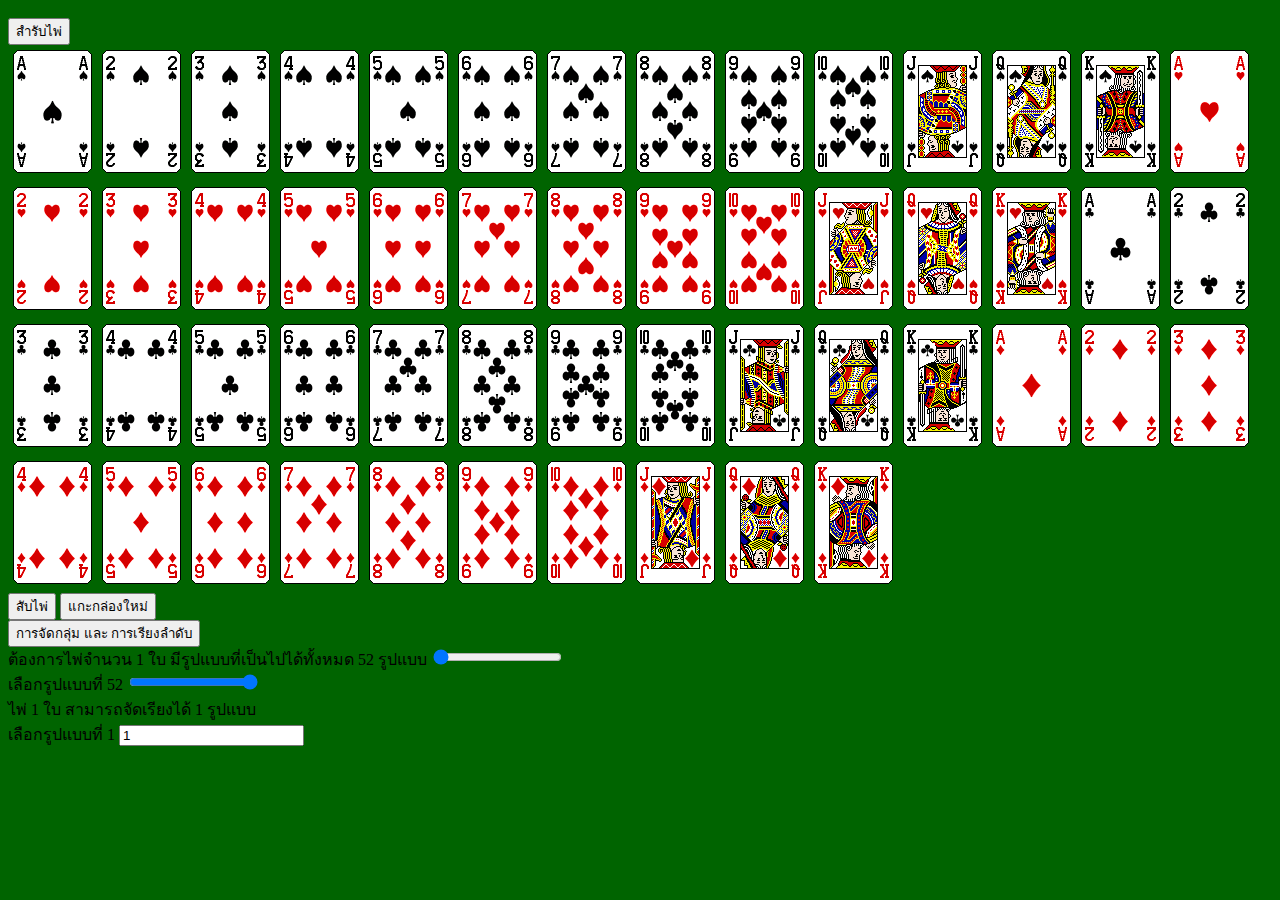
<file: card_math/index.html>
<!DOCTYPE html>
<html lang="en">
  <head>
    <meta charset="UTF-8" />
    <meta http-equiv="X-UA-Compatible" content="IE=edge" />
    <meta name="viewport" content="width=device-width, initial-scale=1.0" />
    <title>Cards & Mathematics</title>
    <link
      href="https://cdn.jsdelivr.net/npm/bootstrap@5.2.2/dist/css/bootstrap.min.css"
      rel="stylesheet"
      integrity="sha384-Zenh87qX5JnK2Jl0vWa8Ck2rdkQ2Bzep5IDxbcnCeuOxjzrPF/et3URy9Bv1WTRi"
      crossorigin="anonymous"
    />
    <link rel="stylesheet" href="./css/style.css" />
  </head>
  <body>
    <div class="container">
      <div class="accordion" id="main">
        <div class="accordion-item bg-transparent border border-0">
          <div class="accordion-header">
            <button
              class="accordion-button fs-5 fw-bold"
              data-bs-toggle="collapse"
              data-bs-target="#collapseDeck"
            >
              สำรับไพ่
            </button>
          </div>
          <div
            class="accordion-collapse collapse show"
            id="collapseDeck"
            data-bs-parent="#main"
          >
            <div class="accordion-body">
              <div id="deck-area"></div>
              <div class="text-center">
                <button class="btn btn-danger" onclick="doShuffle()">
                  สับไพ่
                </button>
                <button class="btn btn-warning" onclick="doReset()">
                  แกะกล่องใหม่
                </button>
              </div>
            </div>
          </div>
        </div>
        <div class="accordion-item bg-transparent">
          <div class="accordion-header">
            <button
              class="accordion-button fs-5 fw-bold"
              data-bs-toggle="collapse"
              data-bs-target="#collapseComb"
            >
              การจัดกลุ่ม และ การเรียงลำดับ
            </button>
          </div>
          <div
            class="accordion-collapse collapse"
            id="collapseComb"
            data-bs-parent="#main"
          >
            <div class="accordion-body">
              <div class="row text-light">
                <div class="col-6 p-3">
                  <label for="comb_size" class="form-label">
                    ต้องการไพ่จำนวน <span id="comb_size_label"></span> ใบ
                    มีรูปแบบที่เป็นไปได้ทั้งหมด
                    <span id="amount_comb"></span> รูปแบบ
                  </label>
                  <input
                    type="range"
                    id="comb_size"
                    class="form-range"
                    min="1"
                    max="52"
                    value="1"
                    onchange="calCombination()"
                  />
                </div>
                <div class="col-6 p-3">
                  <label for="comb_id" class="form-label">
                    เลือกรูปแบบที่ <span id="comb_id_label"></span>
                  </label>
                  <input
                    type="range"
                    id="comb_id"
                    class="form-range"
                    min="1"
                    max="1"
                    value="1"
                    onchange="selCombination()"
                  />
                </div>
              </div>
              <div class="row card mt-3 bg-transparent border border-warning">
                <div class="card-header bg-warning">
                  <div class="row card-title fw-bold">
                    <div class="col-6 p-3">
                      <label class="form-label">
                        ไพ่ <span id="perm_size_label"></span> ใบ
                        สามารถจัดเรียงได้
                        <span id="amount_perm" class="text-break"></span>
                        รูปแบบ
                      </label>
                    </div>
                    <div class="col-6 p-3">
                      <label for="perm_id" class="form-label">
                        เลือกรูปแบบที่
                        <span id="perm_id_label" class="text-break"></span>
                      </label>
                      <input
                        type="text"
                        id="perm_id"
                        class="form-control"
                        onchange="selPermutation()"
                      />
                    </div>
                  </div>
                </div>
                <div class="card-body" id="permutation_area"></div>
              </div>
            </div>
          </div>
        </div>
      </div>
    </div>
    <script
      src="https://cdn.jsdelivr.net/npm/bootstrap@5.2.2/dist/js/bootstrap.bundle.min.js"
      integrity="sha384-OERcA2EqjJCMA+/3y+gxIOqMEjwtxJY7qPCqsdltbNJuaOe923+mo//f6V8Qbsw3"
      crossorigin="anonymous"
    ></script>
    <script src="./js/app.js"></script>
  </body>
</html>
</file>
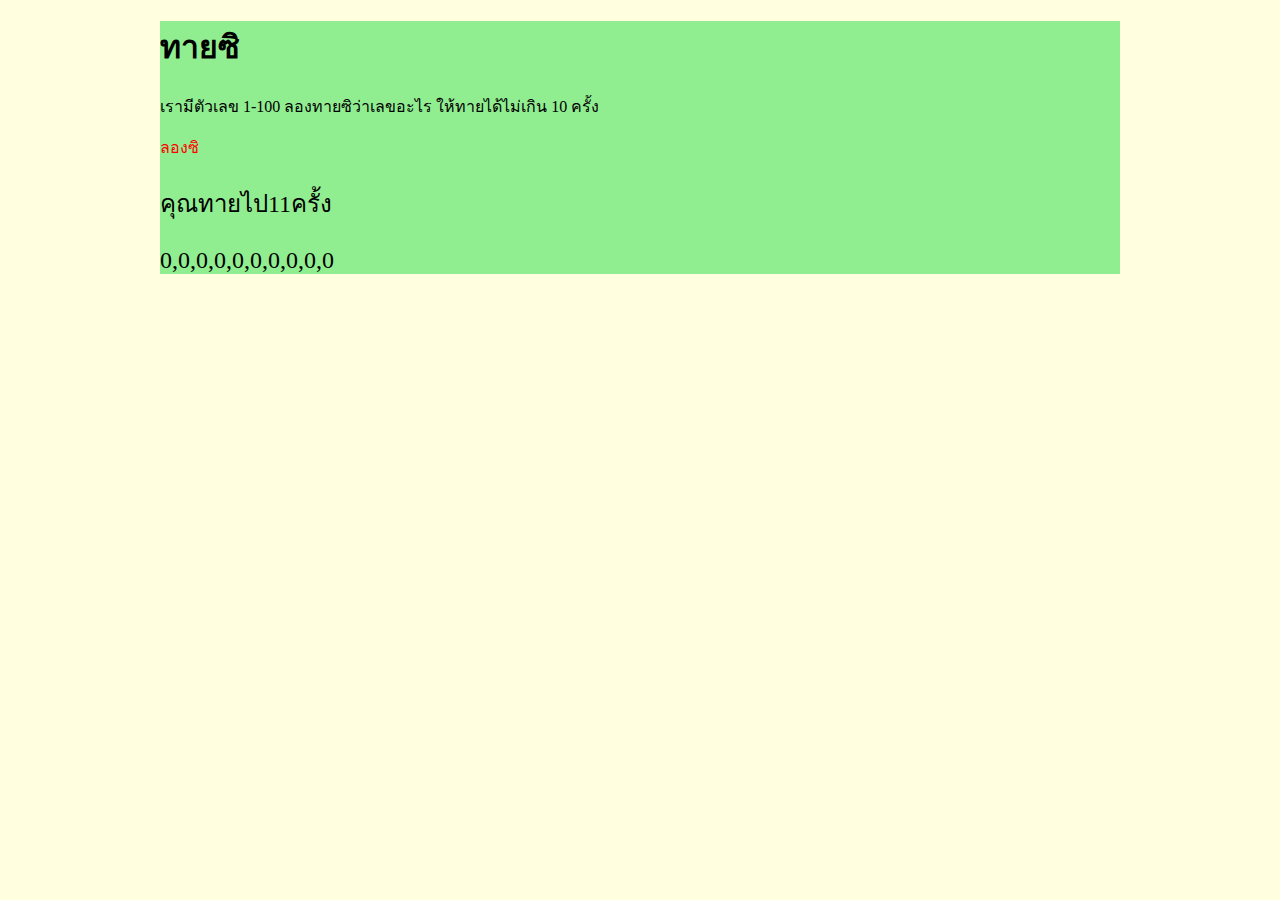
<file: lab2/index.html>
<!DOCTYPE html>
<html lang="en">
<head>
    <meta charset="UTF-8">
    <meta http-equiv="X-UA-Compatible" content="IE=edge">
    <meta name="viewport" content="width=device-width, initial-scale=1.0">
    <title>Guess Number</title>
    <style>
        body {
            background-color:lightyellow;
        }
        div {
            background-color: lightgreen;
            width: 960px;
            height: 100%;
            margin-left: auto;
            margin-right: auto;
        }
        #result {
            color: red;
        }
        .try {
            font-size: 1.5em;
        }
    </style>
</head>
<body>
    <div>
        <h1>ทายซิ</h1>
        <p>เรามีตัวเลข 1-100 ลองทายซิว่าเลขอะไร ให้ทายได้ไม่เกิน 10 ครั้ง</p>
        <p id="result">ลองซิ</p>
        <p class="try">คุณทายไป 0 ครั้ง</p>
        <p class="try">[]</p>
    </div>
    <script>
        let number;
        let guesses;
        let tries;
        let answer;

        number = Math.floor(Math.random()*100)+1;
        guesses = [];
        for(tries = 1; tries <= 10; tries++) {
            answer = +prompt('ทายมาเลย');
            guesses.push(answer);
            if(answer > number) {
                alert('มากไป');
            }
            else if(answer < number) {
                alert('น้อยไป');
            }
            else {
                alert('ถูกต้องแล้วคร๊าบ');
                break;
            }
        }
        document.querySelectorAll('.try')[0].innerHTML = 'คุณทายไป' + tries + 'ครั้ง';
        document.querySelectorAll('.try')[1].innerHTML = guesses;
    </script>
</body>
</html>
</file>
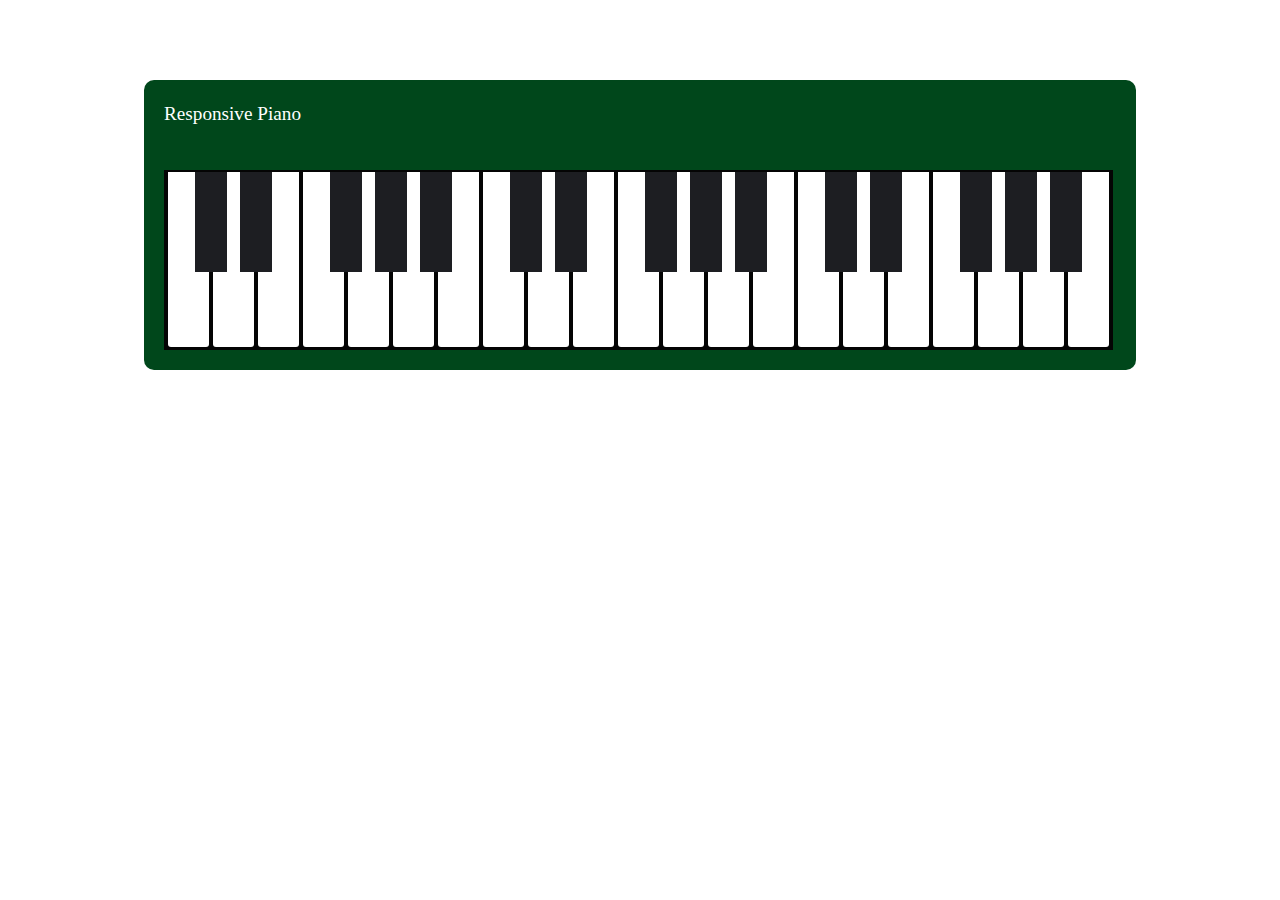
<file: lab3-responsive/index.html>
<!DOCTYPE html>
<html lang="en">
<head>
  <meta charset="UTF-8">
  <meta http-equiv="X-UA-Compatible" content="IE=edge">
  <meta name="viewport" content="width=device-width, initial-scale=1.0">
  <title>Responsive Piano</title>
  <link rel="stylesheet" href="./css/styles.css">
</head>
<body>
  <div id="piano">
    <div class="logo">Responsive Piano</div>
    <div class="keys">
      <!-- Small size -->
      <div class="key"></div>
      <div class="key black-key"></div>
      <div class="key black-key"></div>
      <div class="key"></div>
      <div class="key black-key"></div>
      <div class="key black-key"></div>
      <div class="key black-key"></div>
      <!-- Medium size -->
      <div class="key"></div>
      <div class="key black-key"></div>
      <div class="key black-key"></div>
      <div class="key"></div>
      <div class="key black-key"></div>
      <div class="key black-key"></div>
      <div class="key black-key"></div>
      <!-- Large size -->
      <div class="key"></div>
      <div class="key black-key"></div>
      <div class="key black-key"></div>
      <div class="key"></div>
      <div class="key black-key"></div>
      <div class="key black-key"></div>
      <div class="key black-key"></div>
    </div>
  </div>
</body>
</html>
</file>
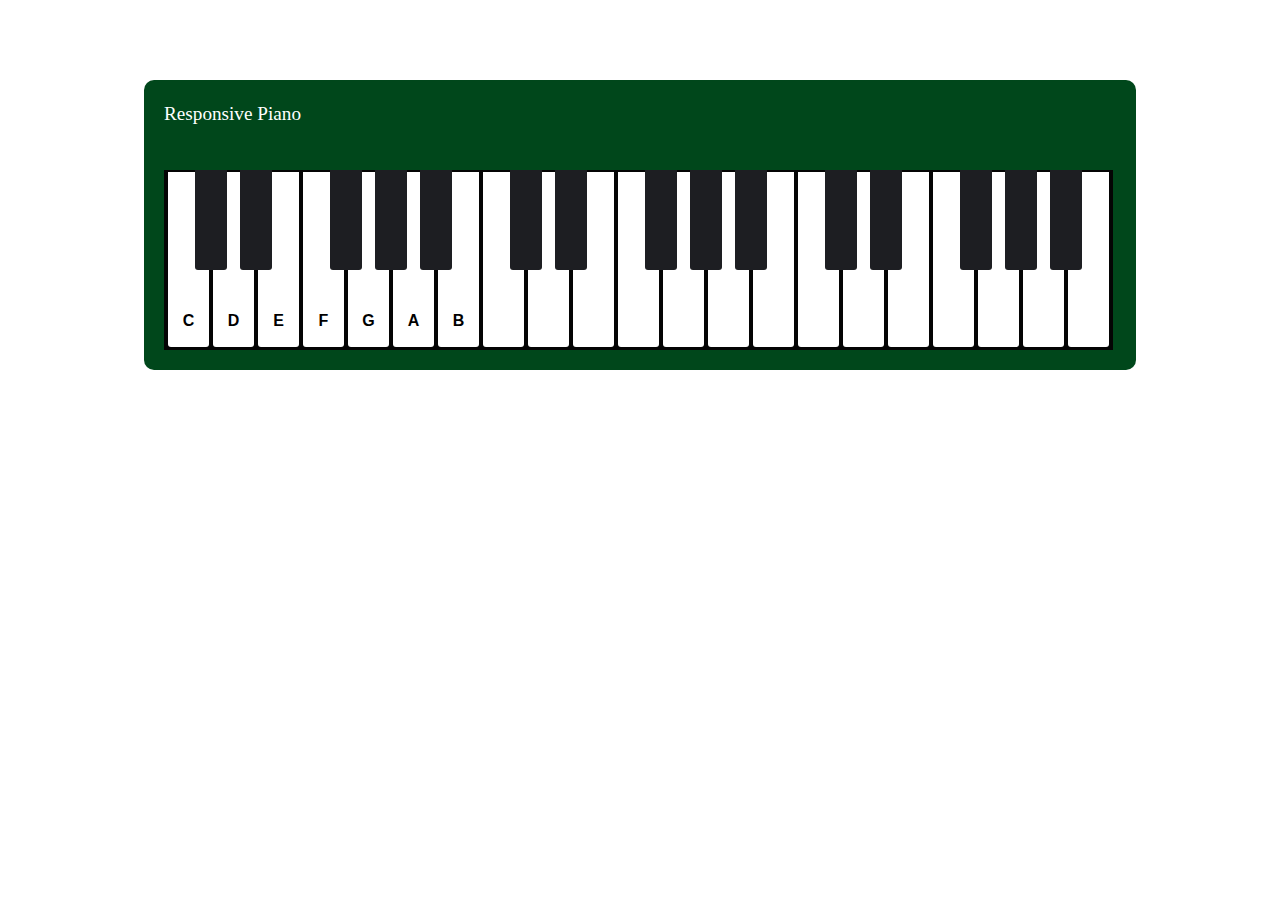
<file: lab4-event/index.html>
<!DOCTYPE html>
<html lang="en">
<head>
  <meta charset="UTF-8">
  <meta http-equiv="X-UA-Compatible" content="IE=edge">
  <meta name="viewport" content="width=device-width, initial-scale=1.0">
  <title>Responsive Piano</title>
  <link rel="stylesheet" href="./css/styles.css">
  <script src="./js/audiosynth.js"></script>
</head>
<body>
  <div id="piano">
    <div class="logo">Responsive Piano</div>
    <div class="keys">
      <!-- Small size -->
      <div class="octave" data-octave="3">
        <div class="key white" data-note="C" data-kb="a">C</div>
        <div class="key black" data-note="C#" data-kb="w"></div>
        <div class="key white" data-note="D" data-kb="s">D</div>
        <div class="key black" data-note="D#" data-kb="e"></div>
        <div class="key white" data-note="E" data-kb="d">E</div>
        <div class="key white" data-note="F" data-kb="f">F</div>
        <div class="key black" data-note="F#" data-kb="t"></div>
        <div class="key white" data-note="G" data-kb="g">G</div>
        <div class="key black" data-note="G#" data-kb="y"></div>
        <div class="key white" data-note="A" data-kb="h">A</div>
        <div class="key black" data-note="A#" data-kb="u"></div>
        <div class="key white" data-note="B" data-kb="j">B</div>
      </div>
      <!-- Medium size -->
      <div class="octave" data-octave="4">
        <div class="key white" data-note="C"></div>
        <div class="key black" data-note="C#"></div>
        <div class="key white" data-note="D"></div>
        <div class="key black" data-note="D#"></div>
        <div class="key white" data-note="E"></div>
        <div class="key white" data-note="F"></div>
        <div class="key black" data-note="F#"></div>
        <div class="key white" data-note="G"></div>
        <div class="key black" data-note="G#"></div>
        <div class="key white" data-note="A"></div>
        <div class="key black" data-note="A#"></div>
        <div class="key white" data-note="B"></div>
      </div>
      <!-- Large size -->
      <div class="octave" data-octave="5">
        <div class="key white" data-note="C"></div>
        <div class="key black" data-note="C#"></div>
        <div class="key white" data-note="D"></div>
        <div class="key black" data-note="D#"></div>
        <div class="key white" data-note="E"></div>
        <div class="key white" data-note="F"></div>
        <div class="key black" data-note="F#"></div>
        <div class="key white" data-note="G"></div>
        <div class="key black" data-note="G#"></div>
        <div class="key white" data-note="A"></div>
        <div class="key black" data-note="A#"></div>
        <div class="key white" data-note="B"></div>
      </div>
    </div>
  </div>
  <script>
    Synth.setVolume(0.5);
    let piano = Synth.createInstrument('piano');
    let keys = document.querySelectorAll('.key');

    for (let key of keys) {
      key.addEventListener('mousedown', function() {
        let note = this.dataset.note;
        let octave = this.parentElement.dataset.octave;

        piano.play(note, octave, 2);
      });
    }

    window.addEventListener('keydown', function(event) {
      let kb = event.key;
      let key = document.querySelector(
        `.key[data-kb="${kb}"]`);
        // '.key[data-kb="' + kb + '"]')
      if (key) {
        if (!key.classList.contains('pressed')) {
          key.classList.add('pressed');
          let note = key.dataset.note;
          let octave = key.parentElement.dataset.octave;
  
          piano.play(note, octave, 2);
        }
      }
    });
    window.addEventListener('keyup', function(event) {
      let kb = event.key;
      let key = document.querySelector(
        `.key[data-kb="${kb}"]`);
      if (key) {
          key.classList.remove('pressed');
      }
    });
  </script>
</body>
</html>
</file>
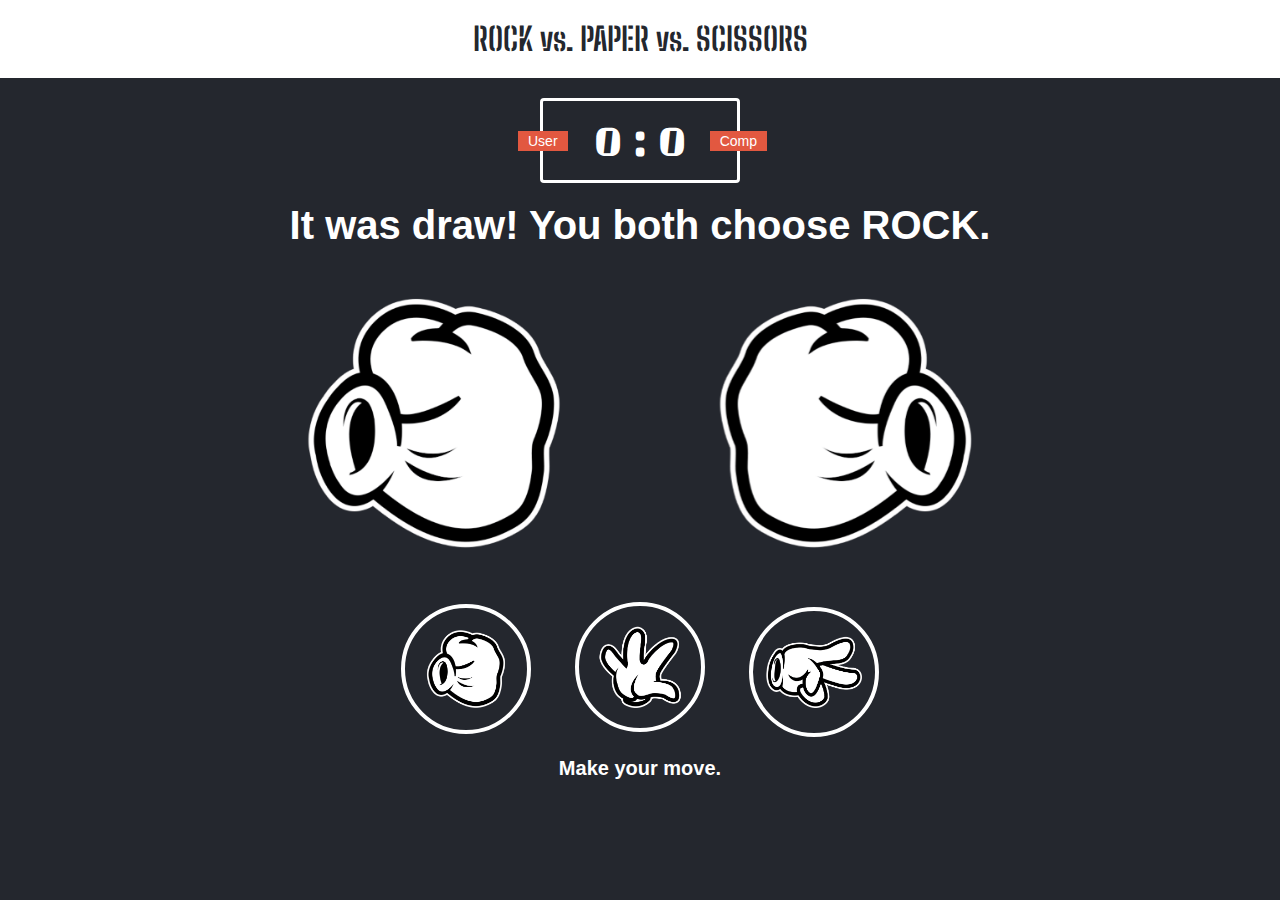
<file: lab5-rps/index.html>
<!DOCTYPE html>
<html lang="en">
<head>
  <meta charset="UTF-8">
  <meta http-equiv="X-UA-Compatible" content="IE=edge">
  <meta name="viewport" content="width=device-width, initial-scale=1.0">
  <title>Rock-Paper-Scissors</title>
  <link rel="stylesheet" href="css/style.css">
</head>
<body>
  <header>
    <h1>ROCK vs. PAPER vs. SCISSORS</h1>
  </header>
  <div class="score-board">
    <div class="badge" id="user-label">User</div>
    <div class="badge" id="comp-label">Comp</div>
    <span id="user-score">0</span>
    :
    <span id="comp-score">0</span>
  </div>
  <div id="result">
    It was draw! You both choose ROCK.
  </div>
  <div id="stage">
    <img src="images/rock.png" alt="" id="user-choice">
    <img src="images/rock.png" alt="" id="comp-choice">
  </div>
  <div id="choices">
    <div class="choice" id="rock">
      <img src="images/rock.png" alt="">
    </div>
    <div class="choice" id="paper">
      <img src="images/paper.png" alt="">
    </div>
    <div class="choice" id="scissors">
      <img src="images/scissors.png" alt="">
    </div>
  </div>
  <p id="message">Make your move.</p>
  <script src="js/app.js"></script>
</body>
</html>
</file>
<file: card_math/css/style.css>
.deck-card {
  background-image: url("../image/deck.png");
  width: 79px;
  height: 123px;
  display: inline-block;
  margin: 5px;
}
.club {
  background-position-y: 0;
}
.diamond {
  background-position-y: -123px;
}
.heart {
  background-position-y: -246px;
}
.spade {
  background-position-y: -369px;
}
.mA {
  background-position-x: 0;
}
.m2 {
  background-position-x: -79px;
}
.m3 {
  background-position-x: -158px;
}
.m4 {
  background-position-x: -237px;
}
.m5 {
  background-position-x: -316px;
}
.m6 {
  background-position-x: -395px;
}
.m7 {
  background-position-x: -474px;
}
.m8 {
  background-position-x: -553px;
}
.m9 {
  background-position-x: -632px;
}
.m10 {
  background-position-x: -711px;
}
.mJ {
  background-position-x: -790px;
}
.mQ {
  background-position-x: -869px;
}
.mK {
  background-position-x: -948px;
}
body {
  padding: 10px 0;
  background-color: darkgreen;
}
</file>
<file: lab3-responsive/css/styles.css>
html {
  box-sizing: border-box;
}

* {
  box-sizing: inherit;
}

#piano {
  background-color: #00471b;
  /* background-image: url('../image/flower.jpg'); */
  width: 992px;
  height: 290px;
  margin: 80px auto;
  border-radius: 10px;
  padding: 90px 20px 0;
  position: relative;
}

.keys {
  background-color: #040404;
  width: 949px;
  height: 180px;
  padding-left: 2px;
  overflow: hidden;
}

.key {
  background-color: #fff;
  width: 41px;
  height: 175px;
  float: left;
  margin: 2px;
  border-radius: 0 0 3px 3px;
  position: relative;
}

.key.black-key::after {
  background-color: #1d1e22;
  width: 32px;
  height: 100px;
  content: "";
  position: absolute;
  left: -18px;
}

.logo {
  position: absolute;
  top: 23px;
  color: white;
  font-size: 1.2em;
  font-family: Cambria, Cochin, Georgia, Times, 'Times New Roman', serif;
}

@media (max-width: 768px) {
  #piano {
    width: 358px;
  }

  .keys {
    width: 318px;
  }
}

@media (max-width: 1199px) and (min-width: 769px) {
  #piano {
    width: 675px;
  }

  .keys {
    width: 633px;
  }
}
</file>
<file: lab4-event/css/styles.css>
html {
  box-sizing: border-box;
}

* {
  box-sizing: inherit;
}

#piano {
  background-color: #00471b;
  /* background-image: url('../image/flower.jpg'); */
  width: 992px;
  height: 290px;
  margin: 80px auto;
  border-radius: 10px;
  padding: 90px 20px 0;
  position: relative;
}

.keys {
  background-color: #040404;
  width: 949px;
  height: 180px;
  padding-left: 2px;
  overflow: hidden;
  display: flex;
}

.octave {
  display: flex;
  width: 315px;
}

.key:active, .pressed {
  transform: translateY(2px);
}

.key.white {
  background-color: #fff;
  width: 41px;
  height: 175px;
  /* float: left; */
  margin: 2px;
  border-radius: 0 0 3px 3px;
  position: relative;
  padding-top: 140px;
  text-align: center;
  font-weight: bold;
  font-family: sans-serif;
}

.key.black {
  position: relative;
}

.key.black::after {
  background-color: #1d1e22;
  width: 32px;
  height: 100px;
  content: "";
  position: absolute;
  left: -16px;
  border-radius: 0 0 3px 3px;
  z-index: 999;
}

.logo {
  position: absolute;
  top: 23px;
  color: white;
  font-size: 1.2em;
  font-family: Cambria, Cochin, Georgia, Times, 'Times New Roman', serif;
}

@media (max-width: 768px) {
  #piano {
    width: 358px;
  }

  .keys {
    width: 318px;
  }
}

@media (max-width: 1199px) and (min-width: 769px) {
  #piano {
    width: 675px;
  }

  .keys {
    width: 633px;
  }
}
</file>
<file: lab5-rps/css/style.css>
@import url('https://fonts.googleapis.com/css2?family=Big+Shoulders+Stencil+Text&family=Unlock&display=swap');

* {
  box-sizing: border-box;
  margin: 0;
  padding: 0;
}

body {
  background-color: #24272e;
  color: white;
  text-align: center;
}

header {
  background-color: white;
  padding: 20px;
}

header > h1 {
  color: #24272e;
  /* text-align: center; */
  font-family: 'Big Shoulders Stencil Text', cursive;
}

.score-board {
  margin: 20px auto;
  border: 3px solid white;
  border-radius: 4px;
  /* text-align: center; */
  width: 200px;
  font-family: 'Unlock', cursive;
  font-size: 46px;
  padding: 15px 20px;
  position: relative;
}

.badge {
  background-color: #e25840;
  font-size: 14px;
  font-family: Calibri, sans-serif;
  padding: 2px 10px;
}

#user-label {
  position: absolute;
  top: 30px;
  left: -25px;
}

#comp-label {
  position: absolute;
  top: 30px;
  right: -30px;
}

#result {
  font-family: Calibri, sans-serif;
  font-size: 40px;
  /* text-align: center; */
  font-weight: bold;
}

#stage {
  margin: 50px 0;
}

#stage > img {
  height: 250px;
  margin: 0 50px;
}

#comp-choice {
  transform: rotateY(180deg);
}

#choices {
  margin-top: 50px;
}

.choice {
  width: 130px;
  height: 130px;
  border: 4px solid white;
  border-radius: 50%;
  display: inline-flex;
  flex-direction: column;
  justify-content: center;
  align-items: center;
  margin: 0 20px;
  transition: all 0.3s ease;
}

.choice > img {
  width: 96px;
}

.choice:hover {
  cursor: pointer;
  background-color: darkcyan;
}

#message {
  font-family: Calibri, sans-serif;
  font-weight: bold;
  font-size: 20px;
  margin-top: 20px;
}

@keyframes ready {
  0%, 100% {
    top: 0;
  }
  25% {
    top: -10px;
  }
  75% {
    top: 10px;
  }
}

.ready {
  position: relative;
  animation: ready 0.5s linear infinite;
}
</file>
